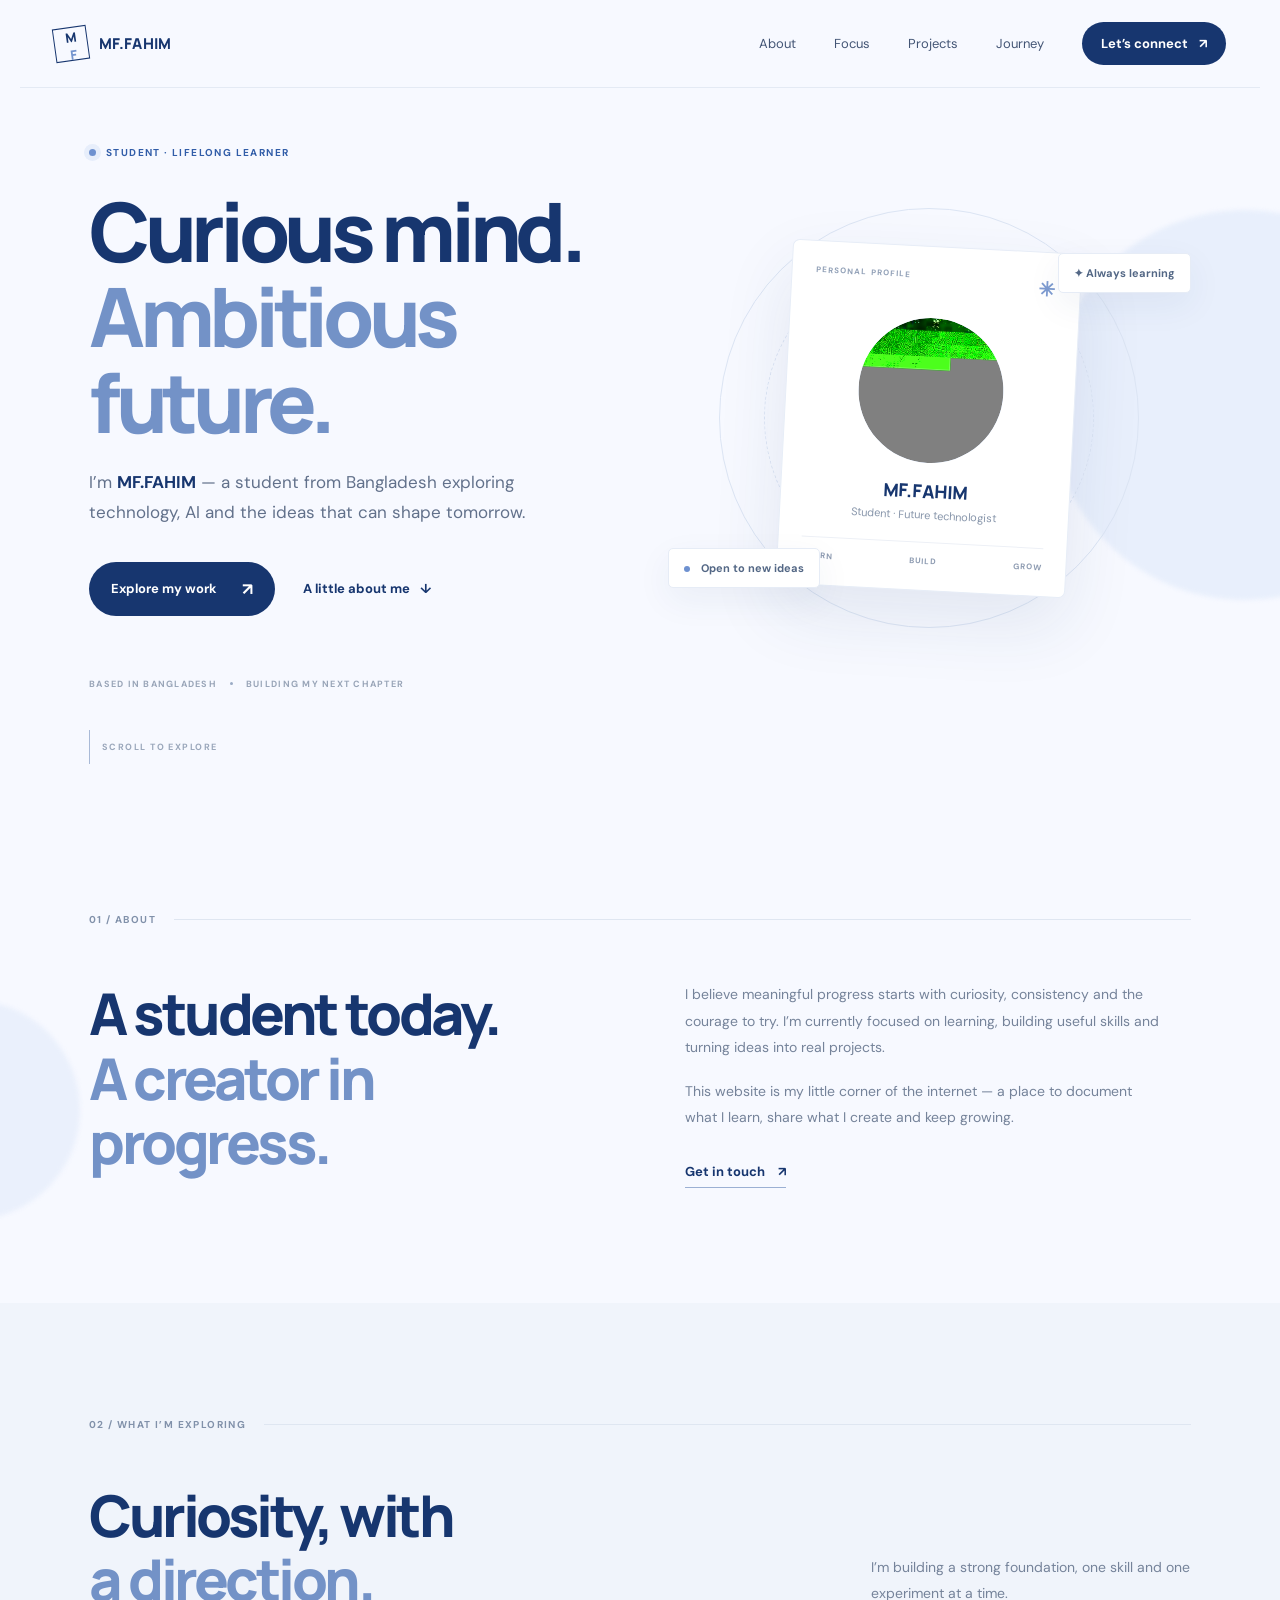
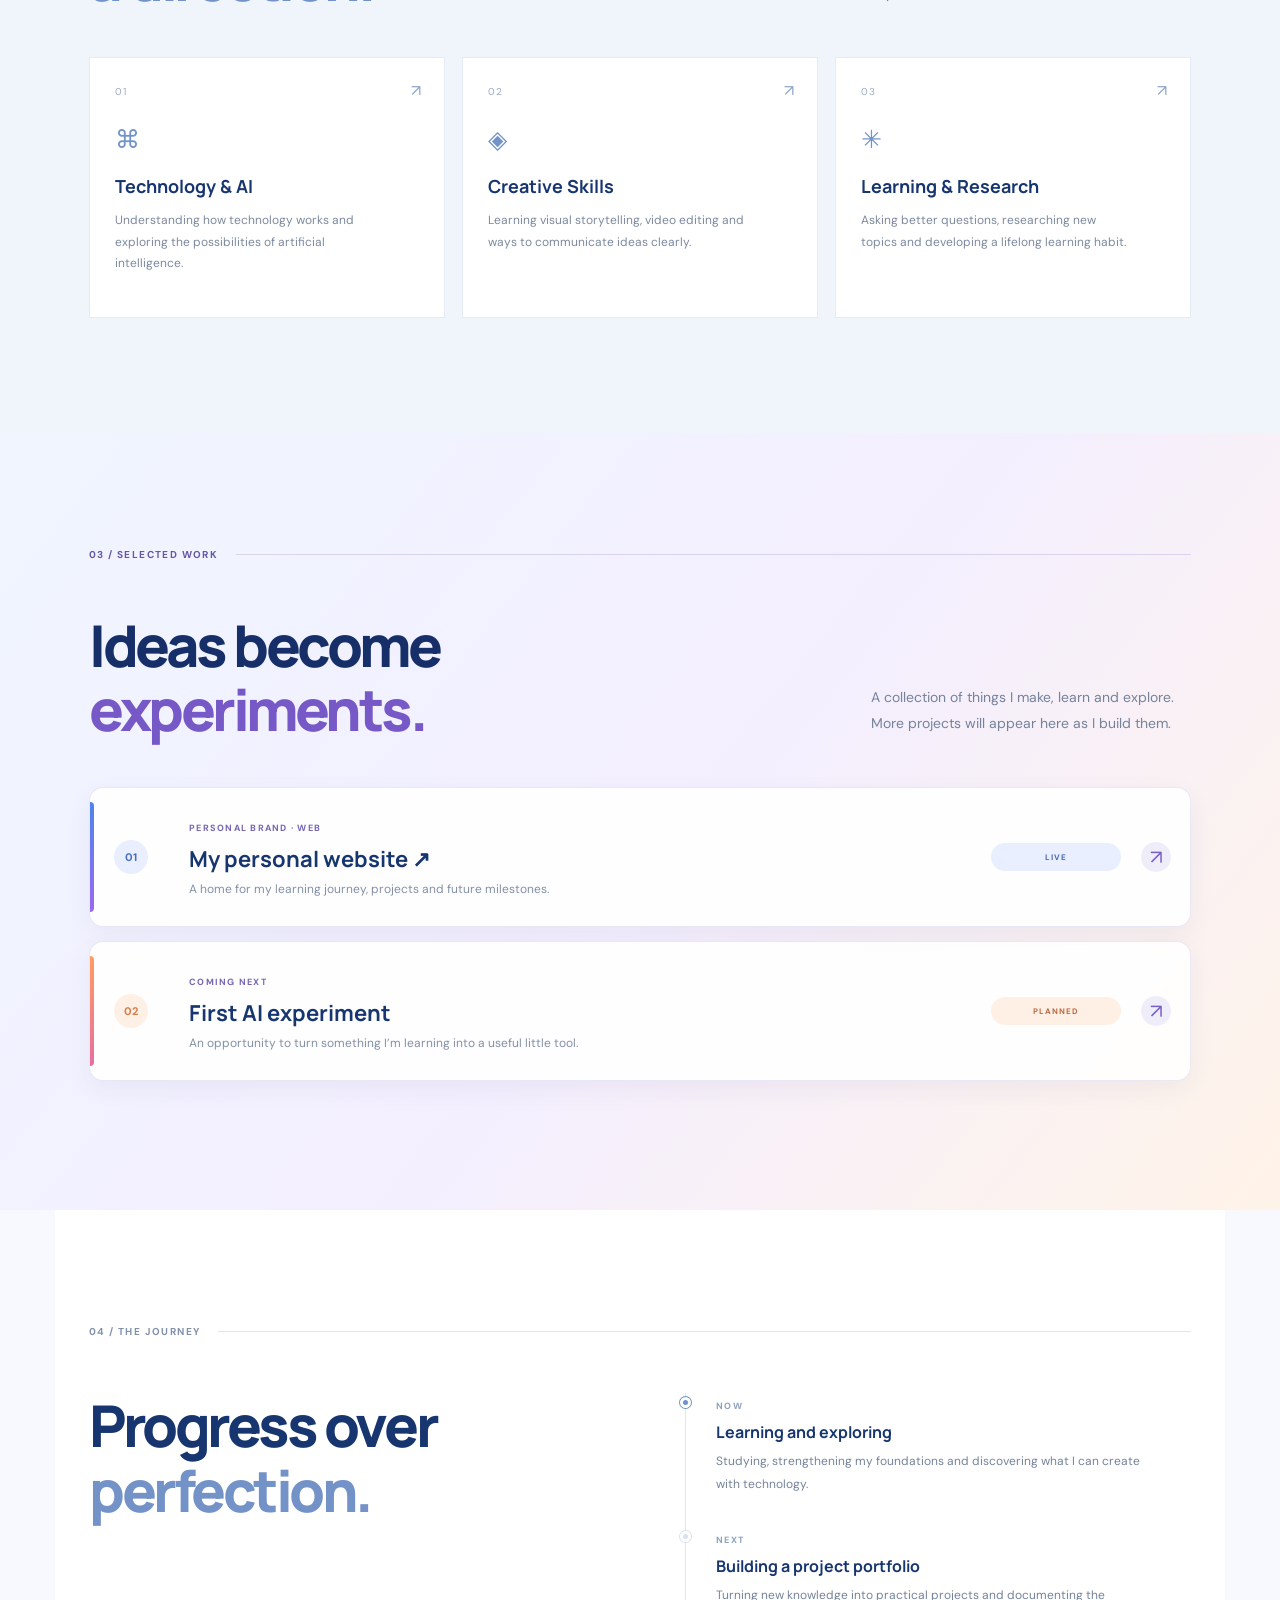
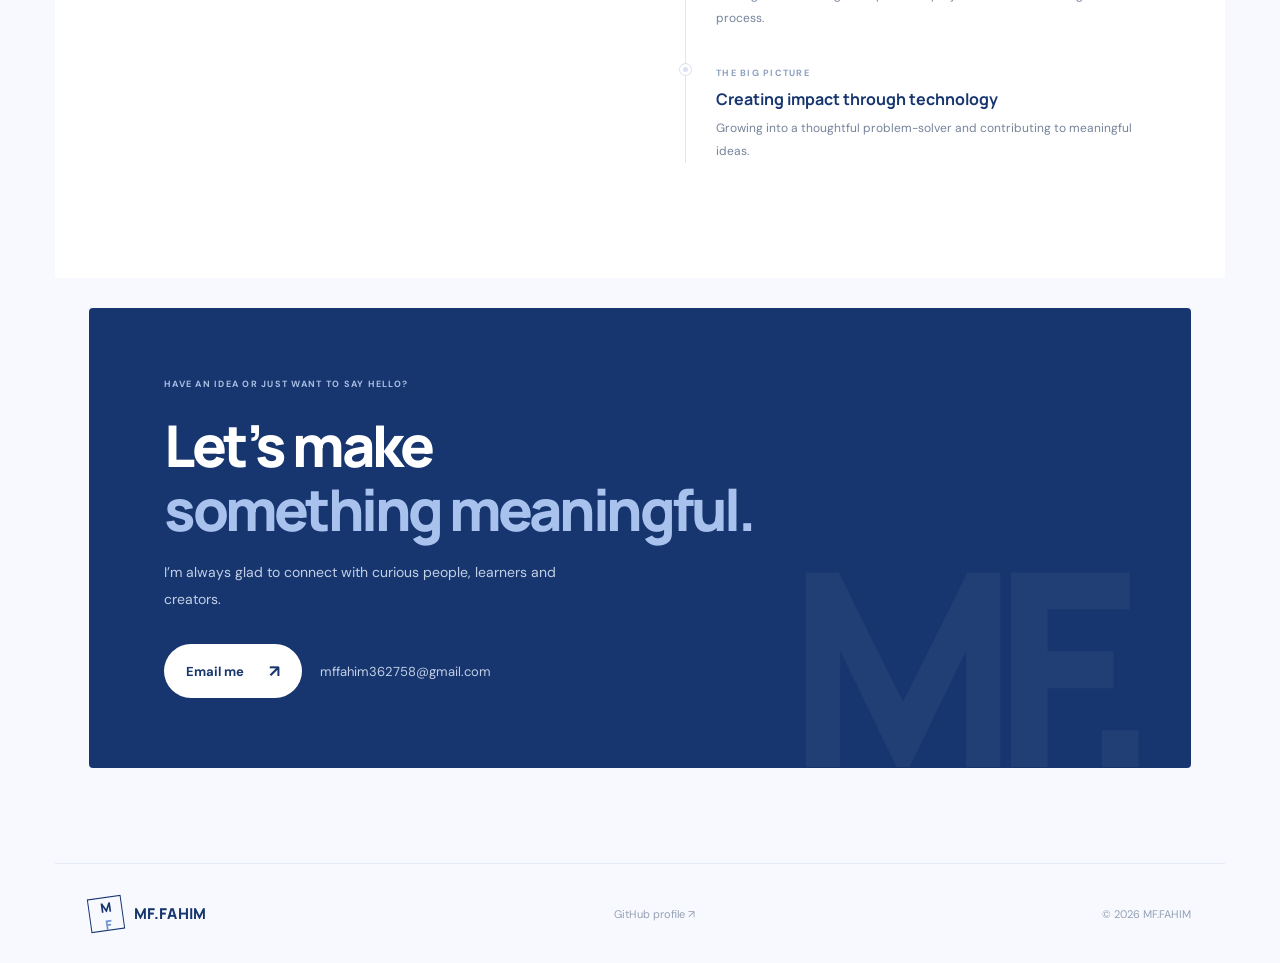
<file: index.html>
<!DOCTYPE html>
<html lang="en">
<head>
  <meta charset="UTF-8">
  <meta name="viewport" content="width=device-width, initial-scale=1.0">
  <meta name="description" content="MF.FAHIM — Student, curious learner and aspiring technology builder.">
  <meta name="theme-color" content="#f7f9ff">
  <meta property="og:title" content="MF.FAHIM — Personal Portfolio">
  <meta property="og:description" content="Student from Bangladesh exploring technology, AI and ideas for tomorrow.">
  <meta property="og:type" content="website">
  <meta property="og:url" content="https://mffahim-sudo.github.io/">
  <link rel="canonical" href="https://mffahim-sudo.github.io/">
  <title>MF.FAHIM — Personal Portfolio</title>
  <link rel="preconnect" href="https://fonts.googleapis.com">
  <link rel="preconnect" href="https://fonts.gstatic.com" crossorigin>
  <link href="https://fonts.googleapis.com/css2?family=DM+Sans:wght@400;500;600;700&family=Manrope:wght@400;500;600;700;800&display=swap" rel="stylesheet">
  <link rel="stylesheet" href="style.css?v=20261106-pagesretry">
</head>
<body>
  <div class="ambient ambient-one"></div><div class="ambient ambient-two"></div>
  <header class="site-header">
    <a class="brand" href="#home" aria-label="MF.FAHIM home"><span class="brand-mark">M<span>F</span></span><span>MF.FAHIM</span></a>
    <button class="menu-toggle" aria-label="Open navigation" aria-controls="site-navigation" aria-expanded="false"><span></span><span></span></button>
    <nav class="nav" id="site-navigation">
      <a href="#about">About</a><a href="#focus">Focus</a><a href="#projects">Projects</a><a href="#journey">Journey</a>
      <a class="nav-contact" href="#contact">Let’s connect <span>↗</span></a>
    </nav>
  </header>

  <main>
    <section class="hero section-wrap" id="home">
      <div class="hero-copy reveal">
        <div class="eyebrow"><span class="live-dot"></span> STUDENT · LIFELONG LEARNER</div>
        <h1>Curious mind.<br><span>Ambitious future.</span></h1>
        <p class="hero-lead">I’m <strong>MF.FAHIM</strong> — a student from Bangladesh exploring technology, AI and the ideas that can shape tomorrow.</p>
        <div class="hero-actions">
          <a class="button button-primary" href="work.html">Explore my work <span>↗</span></a>
          <a class="text-link" href="#about">A little about me <span>↓</span></a>
        </div>
        <div class="hero-meta"><span>BASED IN BANGLADESH</span><i></i><span>BUILDING MY NEXT CHAPTER</span></div>
      </div>
      <div class="hero-art reveal">
        <div class="orbit orbit-large"></div><div class="orbit orbit-small"></div>
        <div class="hero-card">
          <div class="card-top"><span>PERSONAL PROFILE</span><span class="card-star">✳</span></div>
          <div class="avatar"><img src="assets/fahim-profile.jpg" alt="MF.FAHIM profile photo"></div>
          <div class="hero-card-name">MF.FAHIM</div>
          <div class="hero-card-role">Student · Future technologist</div>
          <div class="card-line"></div>
          <div class="card-bottom"><span>LEARN</span><span>BUILD</span><span>GROW</span></div>
        </div>
        <div class="float-tag tag-top">✦ Always learning</div>
        <div class="float-tag tag-bottom"><span class="tiny-dot"></span> Open to new ideas</div>
      </div>
      <a class="scroll-cue" href="#about"><span></span> SCROLL TO EXPLORE</a>
    </section>

    <section class="intro section-wrap" id="about">
      <div class="section-label reveal"><span>01 / ABOUT</span><span class="label-line"></span></div>
      <div class="intro-grid">
        <h2 class="reveal">A student today.<br><span>A creator in progress.</span></h2>
        <div class="intro-text reveal">
          <p>I believe meaningful progress starts with curiosity, consistency and the courage to try. I’m currently focused on learning, building useful skills and turning ideas into real projects.</p>
          <p>This website is my little corner of the internet — a place to document what I learn, share what I create and keep growing.</p>
          <a class="underlined-link" href="#contact">Get in touch <span>↗</span></a>
        </div>
      </div>
    </section>

    <section class="focus section-wrap" id="focus">
      <div class="section-label reveal"><span>02 / WHAT I’M EXPLORING</span><span class="label-line"></span></div>
      <div class="focus-heading reveal"><h2>Curiosity, with<br><span>a direction.</span></h2><p>I’m building a strong foundation, one skill and one experiment at a time.</p></div>
      <div class="focus-grid">
        <article class="focus-card reveal"><div class="number">01</div><div class="focus-icon">⌘</div><h3>Technology & AI</h3><p>Understanding how technology works and exploring the possibilities of artificial intelligence.</p><span class="card-arrow">↗</span></article>
        <article class="focus-card reveal"><div class="number">02</div><div class="focus-icon">◈</div><h3>Creative Skills</h3><p>Learning visual storytelling, video editing and ways to communicate ideas clearly.</p><span class="card-arrow">↗</span></article>
        <article class="focus-card reveal"><div class="number">03</div><div class="focus-icon">✳</div><h3>Learning & Research</h3><p>Asking better questions, researching new topics and developing a lifelong learning habit.</p><span class="card-arrow">↗</span></article>
      </div>
    </section>

    <section class="projects section-wrap" id="projects">
      <div class="section-label reveal"><span>03 / SELECTED WORK</span><span class="label-line"></span></div>
      <div class="projects-heading reveal"><h2>Ideas become<br><span>experiments.</span></h2><p>A collection of things I make, learn and explore. More projects will appear here as I build them.</p></div>
      

 <div class="project-list">
        <article class="project-row reveal"><div class="project-index">01</div><div class="project-main"><span class="project-type">PERSONAL BRAND · WEB</span><h3><a href="https://mffahim-sudo.github.io/" target="_blank" rel="noopener noreferrer">My personal website ↗</a></h3><p>A home for my learning journey, projects and future milestones.</p></div><div class="project-status">LIVE</div><span class="project-arrow" aria-hidden="true">↗</span></article>
        <article class="project-row reveal"><div class="project-index">02</div><div class="project-main"><span class="project-type">COMING NEXT</span><h3>First AI experiment</h3><p>An opportunity to turn something I’m learning into a useful little tool.</p></div><div class="project-status">PLANNED</div><span class="project-arrow">↗</span></article>
      </div>
    </section>

    <section class="journey section-wrap" id="journey">
      <div class="section-label reveal"><span>04 / THE JOURNEY</span><span class="label-line"></span></div>
      <div class="journey-grid">
        <h2 class="reveal">Progress over<br><span>perfection.</span></h2>
        <div class="journey-content reveal">
          <div class="journey-item"><span class="journey-dot"></span><div><span class="journey-date">NOW</span><h3>Learning and exploring</h3><p>Studying, strengthening my foundations and discovering what I can create with technology.</p></div></div>
          <div class="journey-item"><span class="journey-dot muted"></span><div><span class="journey-date">NEXT</span><h3>Building a project portfolio</h3><p>Turning new knowledge into practical projects and documenting the process.</p></div></div>
          <div class="journey-item"><span class="journey-dot muted"></span><div><span class="journey-date">THE BIG PICTURE</span><h3>Creating impact through technology</h3><p>Growing into a thoughtful problem-solver and contributing to meaningful ideas.</p></div></div>
        </div>
      </div>
    </section>

    <section class="contact section-wrap" id="contact">
      <div class="contact-panel reveal">
        <div class="contact-kicker">HAVE AN IDEA OR JUST WANT TO SAY HELLO?</div>
        <h2>Let’s make<br><span>something meaningful.</span></h2>
        <p>I’m always glad to connect with curious people, learners and creators.</p>
        <a class="button button-light" href="mailto:mffahim362758@gmail.com">Email me <span>↗</span></a>
        <a class="contact-email" href="mailto:mffahim362758@gmail.com">mffahim362758@gmail.com</a>
        <div class="contact-decoration">MF.</div>
      </div>
    </section>
  </main>

  <footer class="footer section-wrap">
    <a class="brand" href="#home"><span class="brand-mark">M<span>F</span></span><span>MF.FAHIM</span></a>
    <a class="footer-note" href="https://github.com/mffahim-sudo" target="_blank" rel="noopener noreferrer">GitHub profile ↗</a>
    <span class="copyright">© <span id="year"></span> MF.FAHIM</span>
  </footer>
  <script src="script.js"></script>
</body>
</html>
</file>
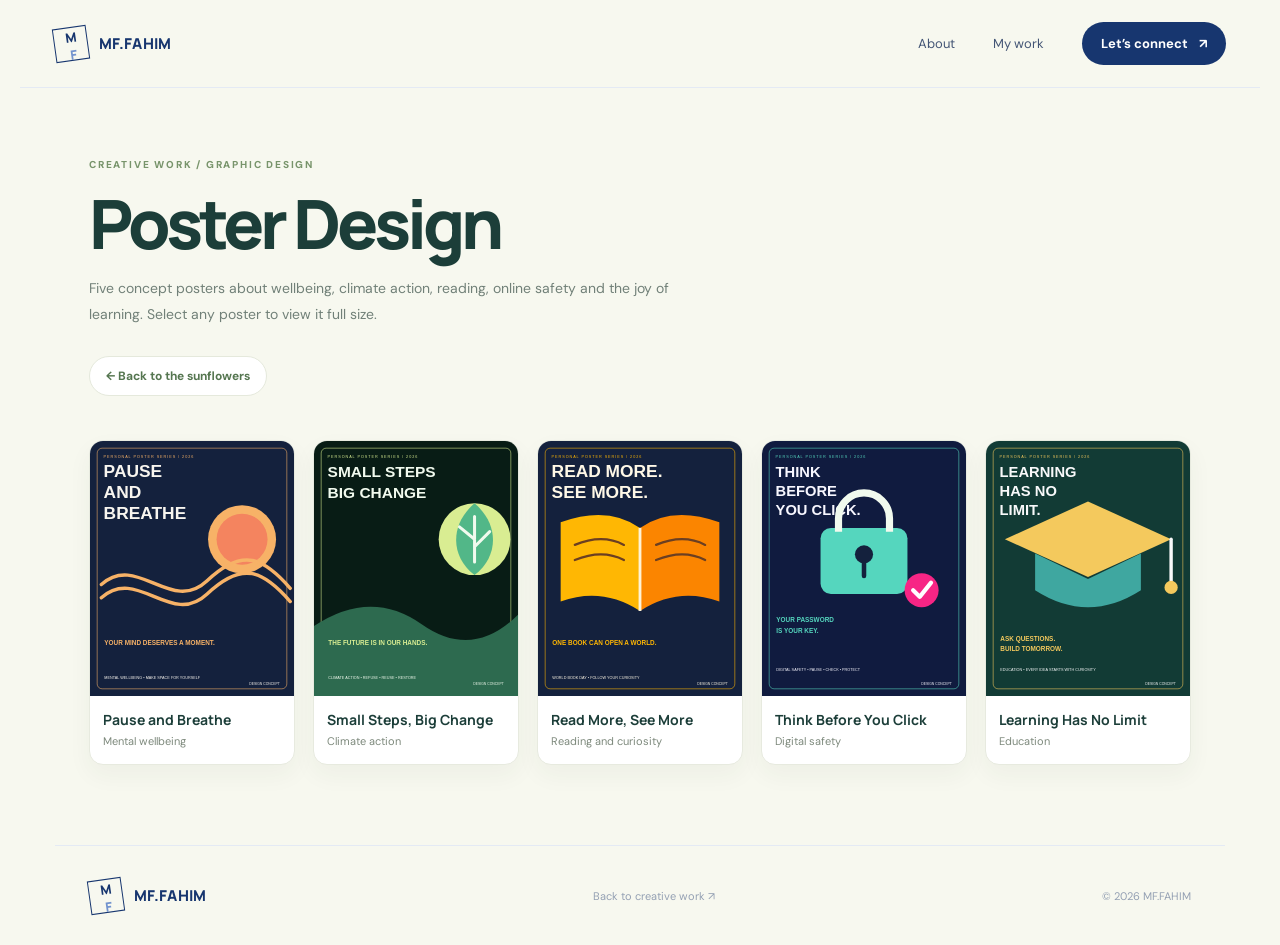
<file: posters.html>
<!DOCTYPE html>
<html lang="en"><head><meta charset="UTF-8"><meta name="viewport" content="width=device-width, initial-scale=1"><meta name="theme-color" content="#f7f8ef"><title>Poster Design — MF.FAHIM</title><link rel="preconnect" href="https://fonts.googleapis.com"><link rel="preconnect" href="https://fonts.gstatic.com" crossorigin><link href="https://fonts.googleapis.com/css2?family=DM+Sans:wght@400;500;600;700&family=Manrope:wght@400;500;600;700;800&display=swap" rel="stylesheet"><link rel="stylesheet" href="style.css?v=20261106-workpage"><style>
body{background:#f7f8ef}.detail-hero{max-width:1170px;margin:auto;padding:70px 34px 34px}.detail-kicker{font-size:10px;letter-spacing:.18em;color:#78946b;font-weight:800}.detail-hero h1{font:800 clamp(38px,6vw,68px)/1.08 var(--display);letter-spacing:-.06em;color:#1c3e39;margin:16px 0}.detail-hero p{font-size:14px;line-height:1.8;color:#718078;max-width:610px}.detail-back{display:inline-flex;margin-top:15px;padding:11px 16px;background:#fff;border:1px solid #e5e9dc;border-radius:28px;color:#557650;font-size:12px;font-weight:700}.poster-grid{max-width:1170px;margin:10px auto 80px;padding:0 34px;display:grid;grid-template-columns:repeat(5,minmax(0,1fr));gap:18px}.poster-card{background:#fff;border:1px solid #e7eadf;border-radius:14px;overflow:hidden;box-shadow:0 10px 25px #3247330c;transition:transform .2s,box-shadow .2s}.poster-card:hover{transform:translateY(-5px);box-shadow:0 18px 34px #3247331e}.poster-card a{display:block;background:#edf0e6}.poster-card img{display:block;width:100%;aspect-ratio:4/5;object-fit:cover}.poster-card h2{font:700 14px/1.4 var(--display);color:#1c3e39;margin:14px 13px 5px}.poster-card p{font-size:11px;color:#7d897c;margin:0 13px 16px}@media(max-width:900px){.poster-grid{grid-template-columns:repeat(3,minmax(0,1fr))}}@media(max-width:600px){.detail-hero{padding:50px 20px 25px}.poster-grid{padding:0 20px;grid-template-columns:repeat(2,minmax(0,1fr));gap:12px}}
</style></head><body><header class="site-header"><a class="brand" href="index.html"><span class="brand-mark">M<span>F</span></span><span>MF.FAHIM</span></a><nav class="nav" aria-label="Main navigation"><a href="index.html#about">About</a><a href="work.html">My work</a><a class="nav-contact" href="index.html#contact">Let’s connect <span>↗</span></a></nav></header><main><section class="detail-hero"><div class="detail-kicker">CREATIVE WORK / GRAPHIC DESIGN</div><h1>Poster Design</h1><p>Five concept posters about wellbeing, climate action, reading, online safety and the joy of learning. Select any poster to view it full size.</p><a class="detail-back" href="work.html">← Back to the sunflowers</a></section><section class="poster-grid" aria-label="Poster designs"><article class="poster-card"><a href="posters/01_pause-and-breathe.svg" target="_blank" rel="noopener noreferrer"><img src="posters/01_pause-and-breathe.svg" alt="Pause and Breathe poster about mental wellbeing"></a><h2>Pause and Breathe</h2><p>Mental wellbeing</p></article><article class="poster-card"><a href="posters/02_small-steps-big-change.svg" target="_blank" rel="noopener noreferrer"><img src="posters/02_small-steps-big-change.svg" alt="Small Steps, Big Change poster about climate action"></a><h2>Small Steps, Big Change</h2><p>Climate action</p></article><article class="poster-card"><a href="posters/03_read-more-see-more.svg" target="_blank" rel="noopener noreferrer"><img src="posters/03_read-more-see-more.svg" alt="Read More, See More poster celebrating reading"></a><h2>Read More, See More</h2><p>Reading and curiosity</p></article><article class="poster-card"><a href="posters/04_think-before-you-click.svg" target="_blank" rel="noopener noreferrer"><img src="posters/04_think-before-you-click.svg" alt="Think Before You Click poster about digital safety"></a><h2>Think Before You Click</h2><p>Digital safety</p></article><article class="poster-card"><a href="posters/05_learning-has-no-limit.svg" target="_blank" rel="noopener noreferrer"><img src="posters/05_learning-has-no-limit.svg" alt="Learning Has No Limit poster about education"></a><h2>Learning Has No Limit</h2><p>Education</p></article></section></main><footer class="footer section-wrap"><a class="brand" href="index.html"><span class="brand-mark">M<span>F</span></span><span>MF.FAHIM</span></a><a class="footer-note" href="work.html">Back to creative work ↗</a><span class="copyright">© 2026 MF.FAHIM</span></footer></body></html>
</file>
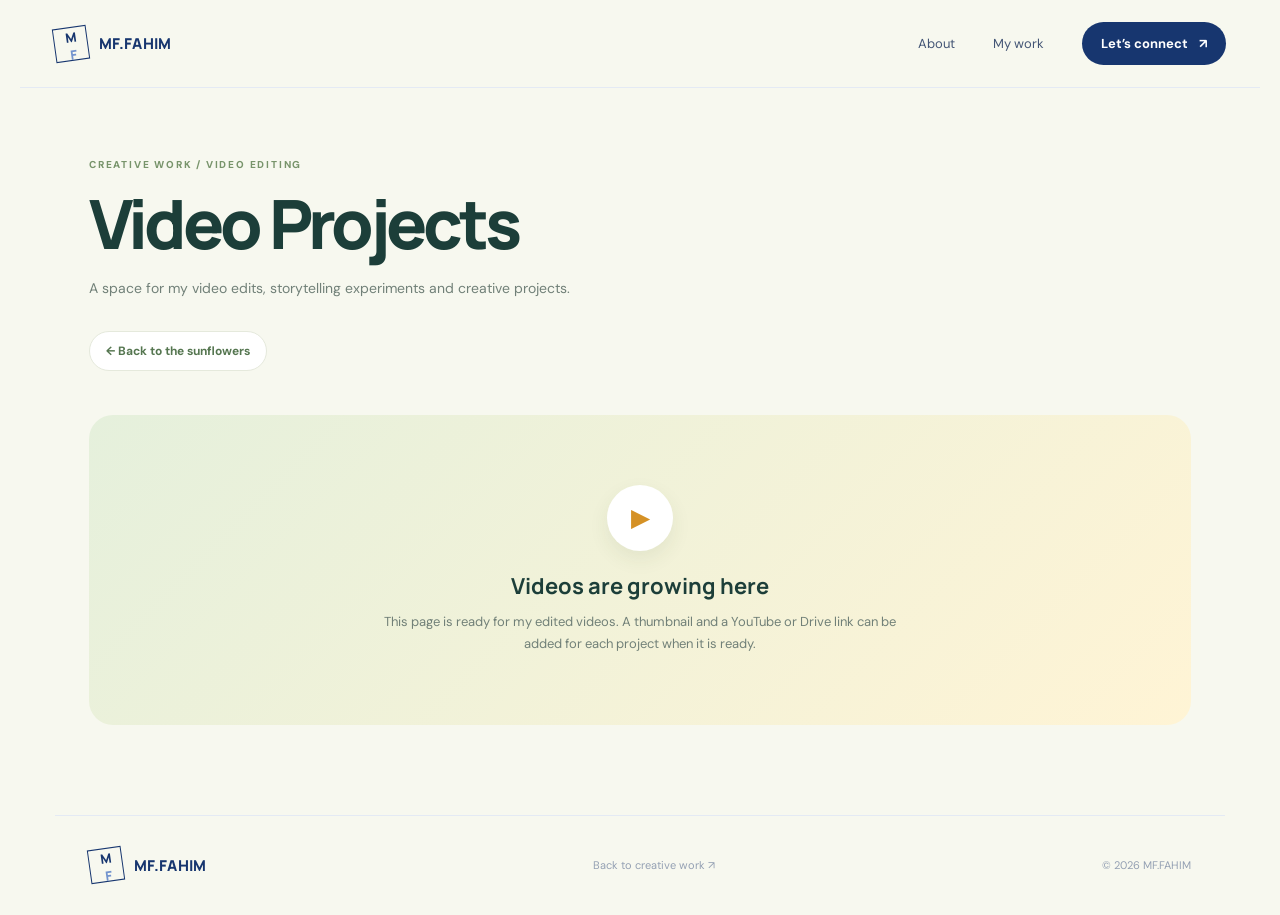
<file: videos.html>
<!DOCTYPE html>
<html lang="en"><head><meta charset="UTF-8"><meta name="viewport" content="width=device-width, initial-scale=1"><meta name="theme-color" content="#f7f8ef"><title>Video Projects — MF.FAHIM</title><link rel="preconnect" href="https://fonts.googleapis.com"><link rel="preconnect" href="https://fonts.gstatic.com" crossorigin><link href="https://fonts.googleapis.com/css2?family=DM+Sans:wght@400;500;600;700&family=Manrope:wght@400;500;600;700;800&display=swap" rel="stylesheet"><link rel="stylesheet" href="style.css?v=20261106-workpage"><style>
body{background:#f7f8ef}.detail-hero{max-width:1170px;margin:auto;padding:70px 34px 34px}.detail-kicker{font-size:10px;letter-spacing:.18em;color:#78946b;font-weight:800}.detail-hero h1{font:800 clamp(38px,6vw,68px)/1.08 var(--display);letter-spacing:-.06em;color:#1c3e39;margin:16px 0}.detail-hero p{font-size:14px;line-height:1.8;color:#718078;max-width:610px}.detail-back{display:inline-flex;margin-top:15px;padding:11px 16px;background:#fff;border:1px solid #e5e9dc;border-radius:28px;color:#557650;font-size:12px;font-weight:700}.video-stage{max-width:1102px;min-height:310px;margin:10px auto 90px;padding:50px 34px;border-radius:24px;background:linear-gradient(135deg,#e5f0dc,#fff4d5);display:flex;align-items:center;justify-content:center;text-align:center}.video-icon{margin:auto auto 20px;width:66px;height:66px;border-radius:50%;display:grid;place-items:center;background:#fff;color:#d59125;font-size:25px;box-shadow:0 8px 20px #354e2c14}.video-stage h2{font:700 22px var(--display);color:#1c3e39;margin:0 0 10px}.video-stage p{font-size:13px;line-height:1.7;color:#718078;max-width:520px;margin:auto}@media(max-width:600px){.detail-hero{padding:50px 20px 25px}.video-stage{margin:10px 20px 60px;padding:35px 20px;min-height:250px}}
</style></head><body><header class="site-header"><a class="brand" href="index.html"><span class="brand-mark">M<span>F</span></span><span>MF.FAHIM</span></a><nav class="nav" aria-label="Main navigation"><a href="index.html#about">About</a><a href="work.html">My work</a><a class="nav-contact" href="index.html#contact">Let’s connect <span>↗</span></a></nav></header><main><section class="detail-hero"><div class="detail-kicker">CREATIVE WORK / VIDEO EDITING</div><h1>Video Projects</h1><p>A space for my video edits, storytelling experiments and creative projects.</p><a class="detail-back" href="work.html">← Back to the sunflowers</a></section><section class="video-stage"><div><div class="video-icon" aria-hidden="true">▶</div><h2>Videos are growing here</h2><p>This page is ready for my edited videos. A thumbnail and a YouTube or Drive link can be added for each project when it is ready.</p></div></section></main><footer class="footer section-wrap"><a class="brand" href="index.html"><span class="brand-mark">M<span>F</span></span><span>MF.FAHIM</span></a><a class="footer-note" href="work.html">Back to creative work ↗</a><span class="copyright">© 2026 MF.FAHIM</span></footer></body></html>
</file>
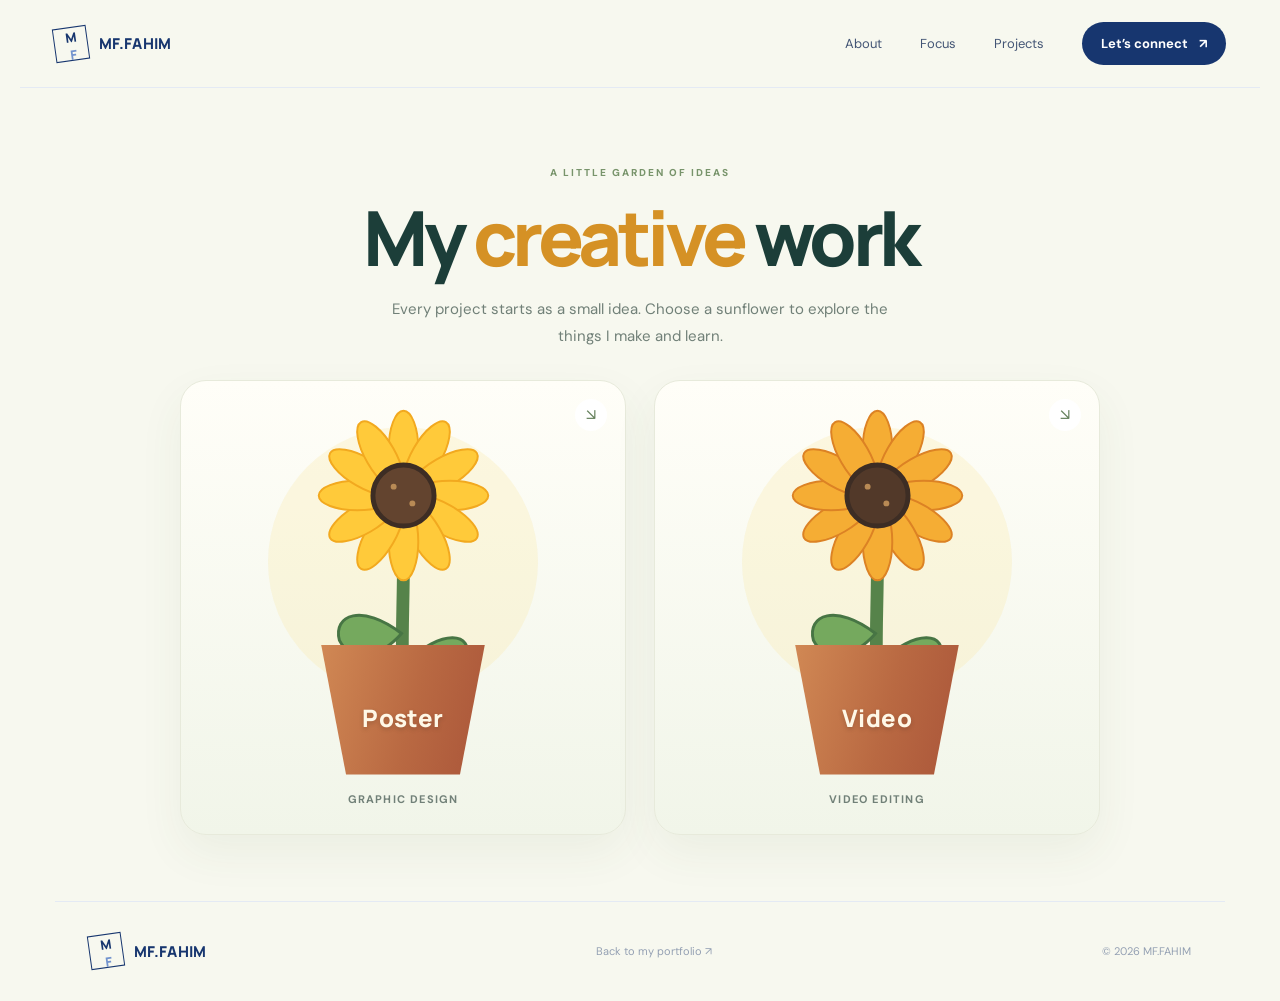
<file: work.html>
<!DOCTYPE html>
<html lang="en">
<head>
  <meta charset="UTF-8">
  <meta name="viewport" content="width=device-width, initial-scale=1">
  <meta name="description" content="MF.FAHIM's graphic design and video editing portfolio.">
  <meta name="theme-color" content="#f7f8ef">
  <title>My Work — MF.FAHIM</title>
  <link rel="preconnect" href="https://fonts.googleapis.com">
  <link rel="preconnect" href="https://fonts.gstatic.com" crossorigin>
  <link href="https://fonts.googleapis.com/css2?family=DM+Sans:wght@400;500;600;700&family=Manrope:wght@400;500;600;700;800&display=swap" rel="stylesheet">
  <link rel="stylesheet" href="style.css?v=20261106-workpage">
  <style>
    :root{--garden:#f7f8ef;--leaf:#5b8c51;--sun:#ffcf45;--soil:#835c45}
    body{background:var(--garden)}
    .garden-hero{max-width:1170px;margin:auto;padding:78px 34px 66px;text-align:center}
    .garden-kicker{font-size:10px;letter-spacing:.2em;font-weight:800;color:#78946b}
    .garden-hero h1{font:800 clamp(42px,7vw,76px)/1.06 var(--display);letter-spacing:-.06em;color:#1c3e39;margin:18px 0}
    .garden-hero h1 span{color:#d59125}
    .garden-lead{max-width:540px;margin:0 auto;color:#718078;font-size:15px;line-height:1.8}
    .garden-cards{max-width:920px;margin:30px auto 0;display:grid;grid-template-columns:repeat(2,minmax(0,1fr));gap:28px}
    .garden-card{position:relative;min-height:455px;overflow:hidden;border:1px solid #e7eadb;border-radius:26px;background:linear-gradient(180deg,#fffef8,#f1f5e9);box-shadow:0 18px 45px #425a3310;display:flex;flex-direction:column;align-items:center;justify-content:flex-end;padding:16px 18px 28px;transition:transform .25s,box-shadow .25s}
    .garden-card:hover{transform:translateY(-7px);box-shadow:0 24px 50px #425a3325}
    .garden-card::before{content:"";position:absolute;width:270px;height:270px;border-radius:50%;top:46px;background:#f8e7a94d}
    .plant{width:245px;height:345px;position:absolute;top:12px;z-index:1}
    .plant .stem{stroke:#56834a;stroke-width:13;stroke-linecap:round;fill:none}
    .plant .leaf{fill:#75a95e;stroke:#477544;stroke-width:3}
    .plant .petal{fill:#ffca3a;stroke:#f2a91f;stroke-width:2}
    .plant .center{fill:#63442f;stroke:#3d2d24;stroke-width:5}
    .plant-alt .petal{fill:#f5ad34;stroke:#dc8224}
    .plant-alt .center{fill:#523929}
    .pot{position:relative;z-index:2;width:178px;height:130px;margin-bottom:2px;clip-path:polygon(4% 0,96% 0,82% 100%,18% 100%);background:linear-gradient(105deg,#d28a55,#b96942 55%,#a95439);display:grid;place-items:center;padding-top:16px;filter:drop-shadow(0 10px 6px #533c2925)}
    .pot-label{font:800 24px var(--display);letter-spacing:.02em;color:#fff8e7;text-shadow:0 2px 4px #603d2b55}
    .garden-card small{position:relative;z-index:2;margin-top:15px;color:#718078;font-size:11px;letter-spacing:.11em;font-weight:700}
    .garden-card .card-hint{position:absolute;right:18px;top:18px;z-index:3;width:32px;height:32px;border-radius:50%;background:#fff;color:#65815c;display:grid;place-items:center}
    .work-section{max-width:1170px;margin:30px auto 0;padding:66px 34px 90px;scroll-margin-top:28px}
    .work-section:nth-of-type(even){background:#fff;border-radius:28px}
    .work-section-head{display:flex;align-items:end;justify-content:space-between;gap:25px;margin-bottom:28px}
    .work-section-head .eyebrow{color:#78946b;font-size:10px;letter-spacing:.16em;font-weight:800}
    .work-section-head h2{font:800 clamp(30px,4vw,44px)/1.1 var(--display);letter-spacing:-.05em;color:#1c3e39;margin:10px 0 0}
    .work-section-head p{max-width:380px;color:#718078;font-size:13px;line-height:1.7;margin:0 0 4px}
    .poster-grid{display:grid;grid-template-columns:repeat(5,minmax(0,1fr));gap:16px}
    .poster-card{background:#fff;border:1px solid #e7eadf;border-radius:14px;overflow:hidden;box-shadow:0 10px 25px #3247330c;transition:transform .2s,box-shadow .2s}
    .poster-card:hover{transform:translateY(-5px);box-shadow:0 18px 34px #3247331e}
    .poster-card a{display:block;background:#edf0e6}
    .poster-card img{display:block;width:100%;aspect-ratio:4/5;object-fit:cover}
    .poster-card h3{font:700 13px/1.4 var(--display);color:#1c3e39;margin:13px 12px 5px}
    .poster-card p{font-size:11px;color:#7d897c;margin:0 12px 15px}
    .video-panel{min-height:220px;padding:32px;border-radius:18px;background:linear-gradient(135deg,#e5f0dc,#fff4d5);display:flex;align-items:center;gap:22px}
    .video-icon{flex:none;width:62px;height:62px;border-radius:50%;display:grid;place-items:center;background:#fff;color:#d59125;font-size:25px;box-shadow:0 8px 20px #354e2c14}
    .video-panel h3{font:700 20px var(--display);color:#1c3e39;margin:0 0 8px}
    .video-panel p{font-size:13px;line-height:1.7;color:#718078;margin:0;max-width:570px}
    .back-top{display:inline-block;margin-top:22px;color:#557650;font-size:12px;font-weight:700}
    @media(max-width:900px){.poster-grid{grid-template-columns:repeat(3,minmax(0,1fr))}.garden-cards{max-width:760px}}
    @media(max-width:600px){.garden-hero{padding:55px 20px 40px}.garden-cards{gap:12px}.garden-card{min-height:345px;padding-left:8px;padding-right:8px;border-radius:18px}.plant{width:180px;height:270px;top:8px}.garden-card::before{width:190px;height:190px;top:35px}.pot{width:142px;height:105px}.pot-label{font-size:19px}.garden-card small{font-size:9px;letter-spacing:.06em}.garden-card .card-hint{right:10px;top:10px;width:27px;height:27px}.work-section{padding:48px 20px 60px;margin-top:12px}.work-section-head{display:block}.work-section-head p{margin-top:10px}.poster-grid{grid-template-columns:repeat(2,minmax(0,1fr));gap:11px}.video-panel{align-items:flex-start;padding:22px 18px}.video-icon{width:48px;height:48px}.video-panel h3{font-size:17px}}
  </style>
</head>
<body>
  <header class="site-header">
    <a class="brand" href="index.html" aria-label="Back to MF.FAHIM home"><span class="brand-mark">M<span>F</span></span><span>MF.FAHIM</span></a>
    <nav class="nav" aria-label="Main navigation"><a href="index.html#about">About</a><a href="index.html#focus">Focus</a><a href="index.html#projects">Projects</a><a class="nav-contact" href="index.html#contact">Let’s connect <span>↗</span></a></nav>
  </header>
  <main>
    <section class="garden-hero" id="top">
      <div class="garden-kicker">A LITTLE GARDEN OF IDEAS</div>
      <h1>My <span>creative</span> work</h1>
      <p class="garden-lead">Every project starts as a small idea. Choose a sunflower to explore the things I make and learn.</p>
      <div class="garden-cards">
        <a class="garden-card" href="posters.html" aria-label="Open Poster Design page">
          <span class="card-hint" aria-hidden="true">↘</span>
          <svg class="plant" viewBox="0 0 240 350" aria-hidden="true">
            <path class="stem" d="M120 165 C120 220 117 263 120 305"/>
            <path class="leaf" d="M118 244 C78 213 48 225 55 251 C67 274 96 269 118 244Z"/>
            <path class="leaf" d="M121 275 C160 237 191 244 184 269 C175 292 145 295 121 275Z"/>
            <g transform="translate(120 104)"><g class="petal">
              <ellipse cy="-47" rx="15" ry="39"/><ellipse cy="-47" rx="15" ry="39" transform="rotate(30)"/><ellipse cy="-47" rx="15" ry="39" transform="rotate(60)"/><ellipse cy="-47" rx="15" ry="39" transform="rotate(90)"/><ellipse cy="-47" rx="15" ry="39" transform="rotate(120)"/><ellipse cy="-47" rx="15" ry="39" transform="rotate(150)"/><ellipse cy="-47" rx="15" ry="39" transform="rotate(180)"/><ellipse cy="-47" rx="15" ry="39" transform="rotate(210)"/><ellipse cy="-47" rx="15" ry="39" transform="rotate(240)"/><ellipse cy="-47" rx="15" ry="39" transform="rotate(270)"/><ellipse cy="-47" rx="15" ry="39" transform="rotate(300)"/><ellipse cy="-47" rx="15" ry="39" transform="rotate(330)"/>
            </g><circle class="center" r="31"/><circle cx="-10" cy="-9" r="3" fill="#b88a55"/><circle cx="9" cy="8" r="3" fill="#b88a55"/></g>
          </svg>
          <span class="pot"><span class="pot-label">Poster</span></span>
          <small>GRAPHIC DESIGN</small>
        </a>
        <a class="garden-card" href="videos.html" aria-label="Open Video Editing page">
          <span class="card-hint" aria-hidden="true">↘</span>
          <svg class="plant plant-alt" viewBox="0 0 240 350" aria-hidden="true">
            <path class="stem" d="M120 165 C120 220 117 263 120 305"/>
            <path class="leaf" d="M118 244 C78 213 48 225 55 251 C67 274 96 269 118 244Z"/>
            <path class="leaf" d="M121 275 C160 237 191 244 184 269 C175 292 145 295 121 275Z"/>
            <g transform="translate(120 104)"><g class="petal">
              <ellipse cy="-47" rx="15" ry="39"/><ellipse cy="-47" rx="15" ry="39" transform="rotate(30)"/><ellipse cy="-47" rx="15" ry="39" transform="rotate(60)"/><ellipse cy="-47" rx="15" ry="39" transform="rotate(90)"/><ellipse cy="-47" rx="15" ry="39" transform="rotate(120)"/><ellipse cy="-47" rx="15" ry="39" transform="rotate(150)"/><ellipse cy="-47" rx="15" ry="39" transform="rotate(180)"/><ellipse cy="-47" rx="15" ry="39" transform="rotate(210)"/><ellipse cy="-47" rx="15" ry="39" transform="rotate(240)"/><ellipse cy="-47" rx="15" ry="39" transform="rotate(270)"/><ellipse cy="-47" rx="15" ry="39" transform="rotate(300)"/><ellipse cy="-47" rx="15" ry="39" transform="rotate(330)"/>
            </g><circle class="center" r="31"/><circle cx="-10" cy="-9" r="3" fill="#b88a55"/><circle cx="9" cy="8" r="3" fill="#b88a55"/></g>
          </svg>
          <span class="pot"><span class="pot-label">Video</span></span>
          <small>VIDEO EDITING</small>
        </a>
      </div>
    </section>

  </main>
  <footer class="footer section-wrap"><a class="brand" href="index.html"><span class="brand-mark">M<span>F</span></span><span>MF.FAHIM</span></a><a class="footer-note" href="index.html#projects">Back to my portfolio ↗</a><span class="copyright">© 2026 MF.FAHIM</span></footer>
</body>
</html>
</file>
<file: style.css>
:root{--navy:#17366f;--blue:#315da8;--sky:#dce8fb;--ink:#14264a;--muted:#6f7e98;--paper:#f7f9ff;--white:#fff;--line:#e4eaf4;--font:'DM Sans',sans-serif;--display:'Manrope',sans-serif}
*{box-sizing:border-box}html{scroll-behavior:smooth}body{margin:0;background:var(--paper);color:var(--ink);font-family:var(--font);overflow-x:hidden}a{color:inherit;text-decoration:none}.ambient{position:absolute;border-radius:50%;filter:blur(2px);pointer-events:none;z-index:-1}.ambient-one{width:390px;height:390px;right:-160px;top:210px;background:#e8effc}.ambient-two{width:220px;height:220px;left:-140px;top:1000px;background:#eaf0fc}.site-header{height:88px;max-width:1240px;margin:auto;padding:0 34px;display:flex;align-items:center;justify-content:space-between;border-bottom:1px solid var(--line);position:relative;z-index:5}.brand{display:flex;align-items:center;gap:11px;font-family:var(--display);font-weight:800;font-size:15px;letter-spacing:.02em;color:var(--navy)}.brand-mark{width:34px;height:34px;border:1.5px solid var(--navy);display:grid;place-items:center;font-size:13px;letter-spacing:-2px;transform:rotate(-8deg)}.brand-mark span{color:#7293ce}.nav{display:flex;align-items:center;gap:38px;font-size:13px;color:#435575}.nav a{transition:.2s}.nav a:hover{color:var(--blue)}.nav-contact{background:var(--navy);color:white!important;padding:13px 19px;border-radius:30px;font-weight:700}.nav-contact span{margin-left:8px}.menu-toggle{display:none}.section-wrap{max-width:1170px;margin:0 auto;padding-left:34px;padding-right:34px}.hero{min-height:710px;display:grid;grid-template-columns:1.05fr .95fr;align-items:center;position:relative;padding-top:55px;padding-bottom:105px}.eyebrow,.section-label,.hero-meta,.card-top,.card-bottom,.contact-kicker,.project-type,.project-status,.journey-date{font-size:10px;font-weight:700;letter-spacing:.14em}.eyebrow{color:var(--blue);display:flex;align-items:center;gap:10px}.live-dot,.tiny-dot{width:7px;height:7px;background:#6e91d0;border-radius:50%;display:inline-block;box-shadow:0 0 0 5px #e7eefb}.hero h1{font-family:var(--display);font-size:clamp(52px,6.5vw,82px);line-height:1.04;letter-spacing:-.065em;margin:30px 0 22px;color:#17366f;font-weight:800}.hero h1 span,.intro h2 span,.focus-heading h2 span,.projects-heading h2 span,.journey h2 span,.contact h2 span{color:#7392c7}.hero-lead{font-size:17px;line-height:1.8;color:#62718b;max-width:490px}.hero-lead strong{color:var(--navy)}.hero-actions{display:flex;align-items:center;gap:28px;margin-top:34px}.button{display:inline-flex;align-items:center;gap:25px;padding:16px 22px;border-radius:30px;font-weight:700;font-size:13px;transition:transform .2s,box-shadow .2s}.button:hover{transform:translateY(-3px);box-shadow:0 12px 25px #1b3c741c}.button-primary{background:var(--navy);color:white}.button span{font-size:17px}.text-link,.underlined-link{font-size:13px;font-weight:700;color:var(--navy)}.text-link span{margin-left:7px}.hero-meta{display:flex;align-items:center;gap:13px;color:#99a5b8;margin-top:62px;font-size:9px}.hero-meta i{height:3px;width:3px;background:#9aabc5;border-radius:50%}.hero-art{height:440px;display:grid;place-items:center;position:relative}.orbit{position:absolute;border:1px solid #dce5f4;border-radius:50%}.orbit-large{width:420px;height:420px}.orbit-small{width:330px;height:330px;border-style:dashed}.hero-card{width:290px;height:345px;background:white;border:1px solid #e7edf7;border-radius:7px;box-shadow:0 28px 70px #1d3c7019;padding:23px;position:relative;z-index:1;transform:rotate(3deg)}.card-top{display:flex;justify-content:space-between;color:#91a0b7;font-size:8px}.card-star{font-size:20px;color:#7d9bd0}.avatar{height:145px;width:145px;border-radius:50%;margin:22px auto 16px;display:grid;place-items:center;background:linear-gradient(145deg,#e8effb,#c8d8f1);font-family:var(--display);font-size:48px;font-weight:800;color:var(--navy);letter-spacing:-5px}.avatar span{color:#7594c8}.hero-card-name{text-align:center;font-family:var(--display);font-weight:800;font-size:18px;color:var(--navy)}.hero-card-role{text-align:center;color:#8795aa;font-size:11px;margin-top:5px}.card-line{height:1px;background:#edf0f6;margin:20px 0 13px}.card-bottom{display:flex;justify-content:space-between;color:#8d9bb1;font-size:8px}.float-tag{position:absolute;background:white;border:1px solid #e6ecf6;box-shadow:0 12px 35px #233f7010;padding:12px 15px;border-radius:5px;font-size:11px;font-weight:700;color:#536785;z-index:2}.tag-top{top:55px;right:0}.tag-bottom{bottom:50px;left:0}.tiny-dot{width:6px;height:6px;margin-right:8px;box-shadow:none}.scroll-cue{position:absolute;bottom:34px;left:34px;display:flex;align-items:center;gap:12px;color:#9aa7bb;font-size:9px;letter-spacing:.16em;font-weight:700}.scroll-cue span{height:34px;width:1px;background:#a9bad7}.section-label{display:flex;align-items:center;gap:18px;color:#8191aa}.label-line{height:1px;background:#dfe6f1;flex:1}.intro,.focus,.projects,.journey{padding-top:115px;padding-bottom:115px}.intro-grid,.journey-grid{display:grid;grid-template-columns:1fr 1fr;gap:90px;margin-top:55px}.intro h2,.focus-heading h2,.projects-heading h2,.journey h2,.contact h2{font-family:var(--display);font-size:clamp(38px,4.5vw,58px);letter-spacing:-.06em;line-height:1.12;color:var(--navy);margin:0;font-weight:800}.intro-text{max-width:480px}.intro-text p,.focus-heading>p,.projects-heading>p,.journey-item p,.contact-panel>p{font-size:14px;line-height:1.9;color:#75839a;margin:0 0 17px}.underlined-link{display:inline-block;margin-top:15px;border-bottom:1px solid #9bb0d3;padding-bottom:7px}.underlined-link span{margin-left:10px}.focus{background:#f0f4fb;max-width:none;padding-left:max(34px,calc((100% - 1102px)/2));padding-right:max(34px,calc((100% - 1102px)/2))}.focus-heading,.projects-heading{display:flex;align-items:end;justify-content:space-between;gap:50px;margin:52px 0 45px}.focus-heading>p,.projects-heading>p{max-width:320px;margin-bottom:5px}.focus-grid{display:grid;grid-template-columns:repeat(3,1fr);gap:17px}.focus-card{background:white;border:1px solid #e5ebf5;padding:27px 25px 30px;min-height:250px;position:relative;transition:transform .25s,box-shadow .25s}.focus-card:hover{transform:translateY(-6px);box-shadow:0 18px 35px #1b3c7410}.number{font-size:10px;color:#9aabc5;letter-spacing:.1em}.focus-icon{font-size:25px;color:#7292c9;margin:25px 0 18px}.focus-card h3,.journey-item h3{font-family:var(--display);font-size:18px;color:var(--navy);margin:0 0 10px}.focus-card p{font-size:12px;line-height:1.8;color:#7c899e;max-width:270px}.card-arrow{position:absolute;right:23px;top:22px;color:#8da4ca}.projects-heading{margin-bottom:45px}.project-row{display:grid;grid-template-columns:55px 1fr 130px 25px;align-items:center;gap:20px;padding:26px 0;border-top:1px solid var(--line)}.project-row:last-child{border-bottom:1px solid var(--line)}.project-index{font-size:11px;color:#9aa9bf}.project-type{font-size:9px;color:#8a9dbd}.project-main h3{font-family:var(--display);font-size:22px;color:var(--navy);margin:8px 0 5px}.project-main p{font-size:12px;color:#8390a4;margin:0}.project-status{font-size:8px;color:#7892bd;background:#edf2fb;padding:8px 10px;border-radius:20px;text-align:center}.project-arrow{font-size:20px;color:#6e8fc5}.edit-note{font-size:11px;color:#9aa6b7;margin-top:18px}.journey{background:#fff}.journey-grid{margin-top:55px}.journey-content{border-left:1px solid #dfe6f1;padding-left:30px}.journey-item{display:flex;gap:19px;position:relative;padding-bottom:31px}.journey-item:last-child{padding-bottom:0}.journey-dot{position:absolute;left:-36px;top:4px;width:11px;height:11px;background:#7191c8;border:3px solid white;box-shadow:0 0 0 1px #7191c8;border-radius:50%}.journey-dot.muted{background:#d9e2f1;box-shadow:0 0 0 1px #d9e2f1}.journey-date{font-size:9px;color:#8ca0c0}.journey-item h3{font-size:16px;margin:7px 0}.journey-item p{font-size:12px;margin:0;max-width:430px}.contact{padding-top:30px;padding-bottom:95px}.contact-panel{background:var(--navy);color:white;padding:70px 75px;position:relative;overflow:hidden;border-radius:4px}.contact-kicker{font-size:9px;color:#a9bee3}.contact h2{color:white;margin:23px 0 17px;position:relative;z-index:1}.contact h2 span{color:#a9c2ed}.contact-panel>p{color:#c2cfe5;max-width:440px;position:relative;z-index:1}.button-light{background:white;color:var(--navy);margin-top:15px;position:relative;z-index:1}.contact-decoration{position:absolute;right:55px;bottom:-80px;font-family:var(--display);font-size:270px;font-weight:800;color:#ffffff0b;letter-spacing:-.1em}.footer{min-height:100px;display:flex;align-items:center;justify-content:space-between;border-top:1px solid var(--line)}.footer-note,.copyright{font-size:11px;color:#94a0b3}.reveal{opacity:0;transform:translateY(18px);transition:opacity .7s ease,transform .7s ease}.reveal.visible{opacity:1;transform:translateY(0)}
@media(max-width:760px){.site-header{height:72px;padding:0 22px}.menu-toggle{display:flex;flex-direction:column;gap:5px;border:0;background:none;padding:10px}.menu-toggle span{width:22px;height:2px;background:var(--navy)}.nav{display:none;position:absolute;top:71px;left:0;right:0;background:white;padding:22px;flex-direction:column;gap:22px;align-items:stretch;border-bottom:1px solid var(--line)}.nav.open{display:flex}.nav-contact{text-align:center}.section-wrap{padding-left:23px;padding-right:23px}.hero{grid-template-columns:1fr;padding-top:80px;padding-bottom:95px;min-height:auto}.hero h1{font-size:58px}.hero-art{height:390px;margin-top:25px}.orbit-large{width:340px;height:340px}.orbit-small{width:270px;height:270px}.hero-card{transform:rotate(2deg) scale(.9)}.tag-top{right:0;top:25px}.tag-bottom{left:0;bottom:28px}.scroll-cue{left:23px;bottom:25px}.intro,.focus,.projects,.journey{padding-top:80px;padding-bottom:80px}.intro-grid,.journey-grid{grid-template-columns:1fr;gap:28px;margin-top:38px}.focus{padding-left:23px;padding-right:23px}.focus-heading,.projects-heading{display:block;margin:38px 0 32px}.focus-heading>p,.projects-heading>p{margin-top:20px}.focus-grid{grid-template-columns:1fr}.focus-card{min-height:210px}.project-row{grid-template-columns:28px 1fr 22px;gap:12px}.project-status{display:none}.project-main h3{font-size:19px}.journey-content{margin-left:8px}.contact{padding-bottom:65px}.contact-panel{padding:48px 27px}.contact-decoration{font-size:160px;right:5px;bottom:-45px}.footer{padding-top:25px;padding-bottom:25px;gap:15px;flex-wrap:wrap}.footer-note{order:3;width:100%}}
@media(prefers-reduced-motion:reduce){html{scroll-behavior:auto}.reveal{opacity:1;transform:none;transition:none}*{transition:none!important}}

:focus-visible{outline:3px solid #7392c7;outline-offset:4px}::selection{background:#dce8fb;color:#14264a}.project-main h3 a:hover{color:#5277b4}.footer-note:hover{color:#315da8}

.contact-email{display:inline-block;position:relative;z-index:1;margin:18px 0 0 14px;color:#c2cfe5;font-size:13px}.contact-email:hover{color:#fff}

/* A more vivid, polished selected-work section */
.projects{position:relative;isolation:isolate}
.projects::before{content:"";position:absolute;inset:0 calc((1170px - 100vw)/2);z-index:-1;background:linear-gradient(128deg,#f0f5ff 0%,#f4efff 54%,#fff3e8 100%)}
.projects .section-label{color:#6656a5}
.projects .label-line{background:#d9d3ee}
.projects-heading h2{color:#172f68}
.projects-heading h2 span{color:#7658c7}
.project-row{position:relative;grid-template-columns:55px 1fr 130px 25px;gap:20px;margin:14px 0;padding:27px 24px;background:rgba(255,255,255,.88);border:1px solid rgba(129,111,190,.16);border-radius:14px;box-shadow:0 8px 24px rgba(46,51,102,.06);transition:transform .22s ease,box-shadow .22s ease,border-color .22s ease}
.project-row:first-child,.project-row:last-child{border-top:1px solid rgba(129,111,190,.16);border-bottom:1px solid rgba(129,111,190,.16)}
.project-row::before{content:"";position:absolute;left:0;top:14px;bottom:14px;width:4px;border-radius:0 8px 8px 0;background:linear-gradient(180deg,#4e84ed,#9a6af0)}
.project-row:nth-child(2)::before{background:linear-gradient(180deg,#ff9c61,#e66f9e)}
.project-row:hover{transform:translateY(-4px);box-shadow:0 16px 34px rgba(46,51,102,.12);border-color:rgba(111,91,194,.34)}
.project-index{display:grid;place-items:center;width:34px;height:34px;border-radius:50%;background:#e9efff;color:#486ec0;font-weight:700}
.project-row:nth-child(2) .project-index{background:#fff0e5;color:#d77b47}
.project-type{color:#7665b2}
.project-main h3{margin:8px 0 6px}
.project-main h3 a{transition:color .2s}
.project-main p{line-height:1.6}
.project-status{color:#4566b7;background:#e9efff;padding:9px 11px}
.project-row:nth-child(2) .project-status{color:#bd673f;background:#fff0e5}
.project-arrow{width:30px;height:30px;display:grid;place-items:center;border-radius:50%;background:#f0edfa;color:#795fc4;transition:transform .2s,background .2s}
.project-row:hover .project-arrow{transform:translate(2px,-2px);background:#e7e0fa}
.edit-note{display:none}
@media(max-width:760px){
  .projects::before{inset:0 -23px}
  .project-row{grid-template-columns:34px 1fr 22px;gap:13px;margin:12px 0;padding:21px 15px}
  .project-main h3{font-size:18px}
}
@media(prefers-reduced-motion:reduce){.project-row,.project-arrow{transition:none}}

.poster-jump{display:inline-flex;align-items:center;gap:12px;margin:0 0 28px;padding:12px 17px;border:1px solid #dce5f5;border-radius:30px;background:#fff;color:var(--navy);font-size:12px;font-weight:700;box-shadow:0 7px 20px rgba(46,51,102,.06);transition:transform .2s,border-color .2s}
.poster-jump:hover{transform:translateY(-2px);border-color:#9a83dd}
.poster-jump span{color:#795fc4;font-size:16px}
.poster-gallery{margin:35px 0 72px;padding:32px;background:linear-gradient(135deg,#f1f5ff,#fbf7ff);border:1px solid #e4e8f5;border-radius:18px}
.poster-heading{display:flex;justify-content:space-between;align-items:end;gap:24px;margin-bottom:24px}
.poster-heading h3{font-family:var(--display);font-size:30px;color:var(--navy);margin:8px 0 0}
.poster-heading>p{max-width:330px;margin:0 0 4px;color:#75839a;font-size:13px;line-height:1.7}
.poster-grid{display:grid;grid-template-columns:repeat(5,minmax(0,1fr));gap:16px}
.poster-card{min-width:0;background:#fff;border:1px solid #e7eaf4;border-radius:12px;overflow:hidden;box-shadow:0 8px 22px rgba(36,49,90,.06);transition:transform .2s,box-shadow .2s}
.poster-card:hover{transform:translateY(-5px);box-shadow:0 16px 30px rgba(36,49,90,.13)}
.poster-card a{display:block;background:#eef1f8;overflow:hidden}
.poster-card img{display:block;width:100%;aspect-ratio:4/5;object-fit:cover;transition:transform .3s}
.poster-card:hover img{transform:scale(1.025)}
.poster-card h4{margin:13px 12px 4px;color:var(--navy);font-family:var(--display);font-size:13px;line-height:1.4}
.poster-card p{margin:0 12px 15px;color:#8793a8;font-size:11px}
@media(max-width:900px){.poster-grid{grid-template-columns:repeat(3,minmax(0,1fr))}}
@media(max-width:600px){.poster-gallery{margin:25px 0 55px;padding:20px 15px}.poster-heading{display:block}.poster-heading>p{margin-top:10px}.poster-heading h3{font-size:26px}.poster-grid{grid-template-columns:repeat(2,minmax(0,1fr));gap:11px}.poster-card h4{font-size:12px;margin-left:9px;margin-right:9px}.poster-card p{margin-left:9px;margin-right:9px}}


/* Profile photo inside the hero identity card */
.avatar{overflow:hidden;letter-spacing:0;padding:0}
.avatar img{display:block;width:100%;height:100%;object-fit:cover;border-radius:50%}
</file>
